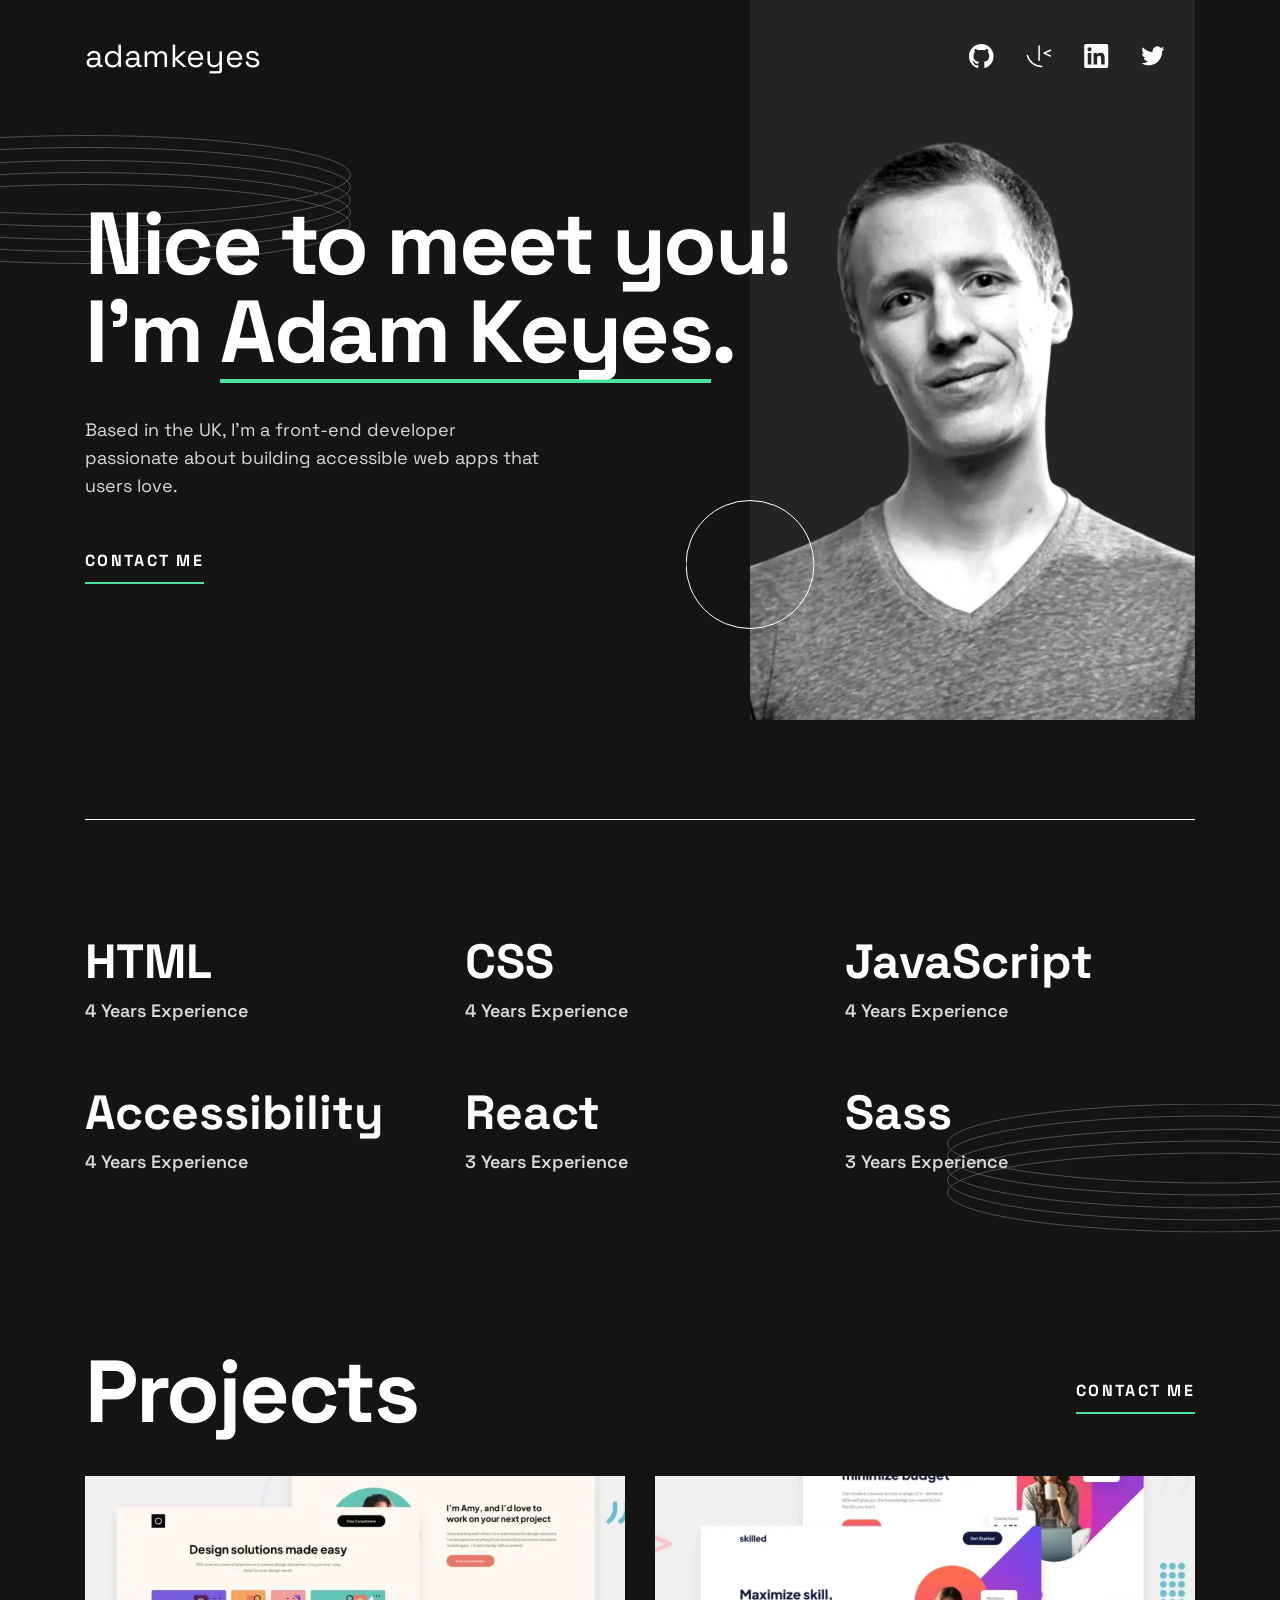
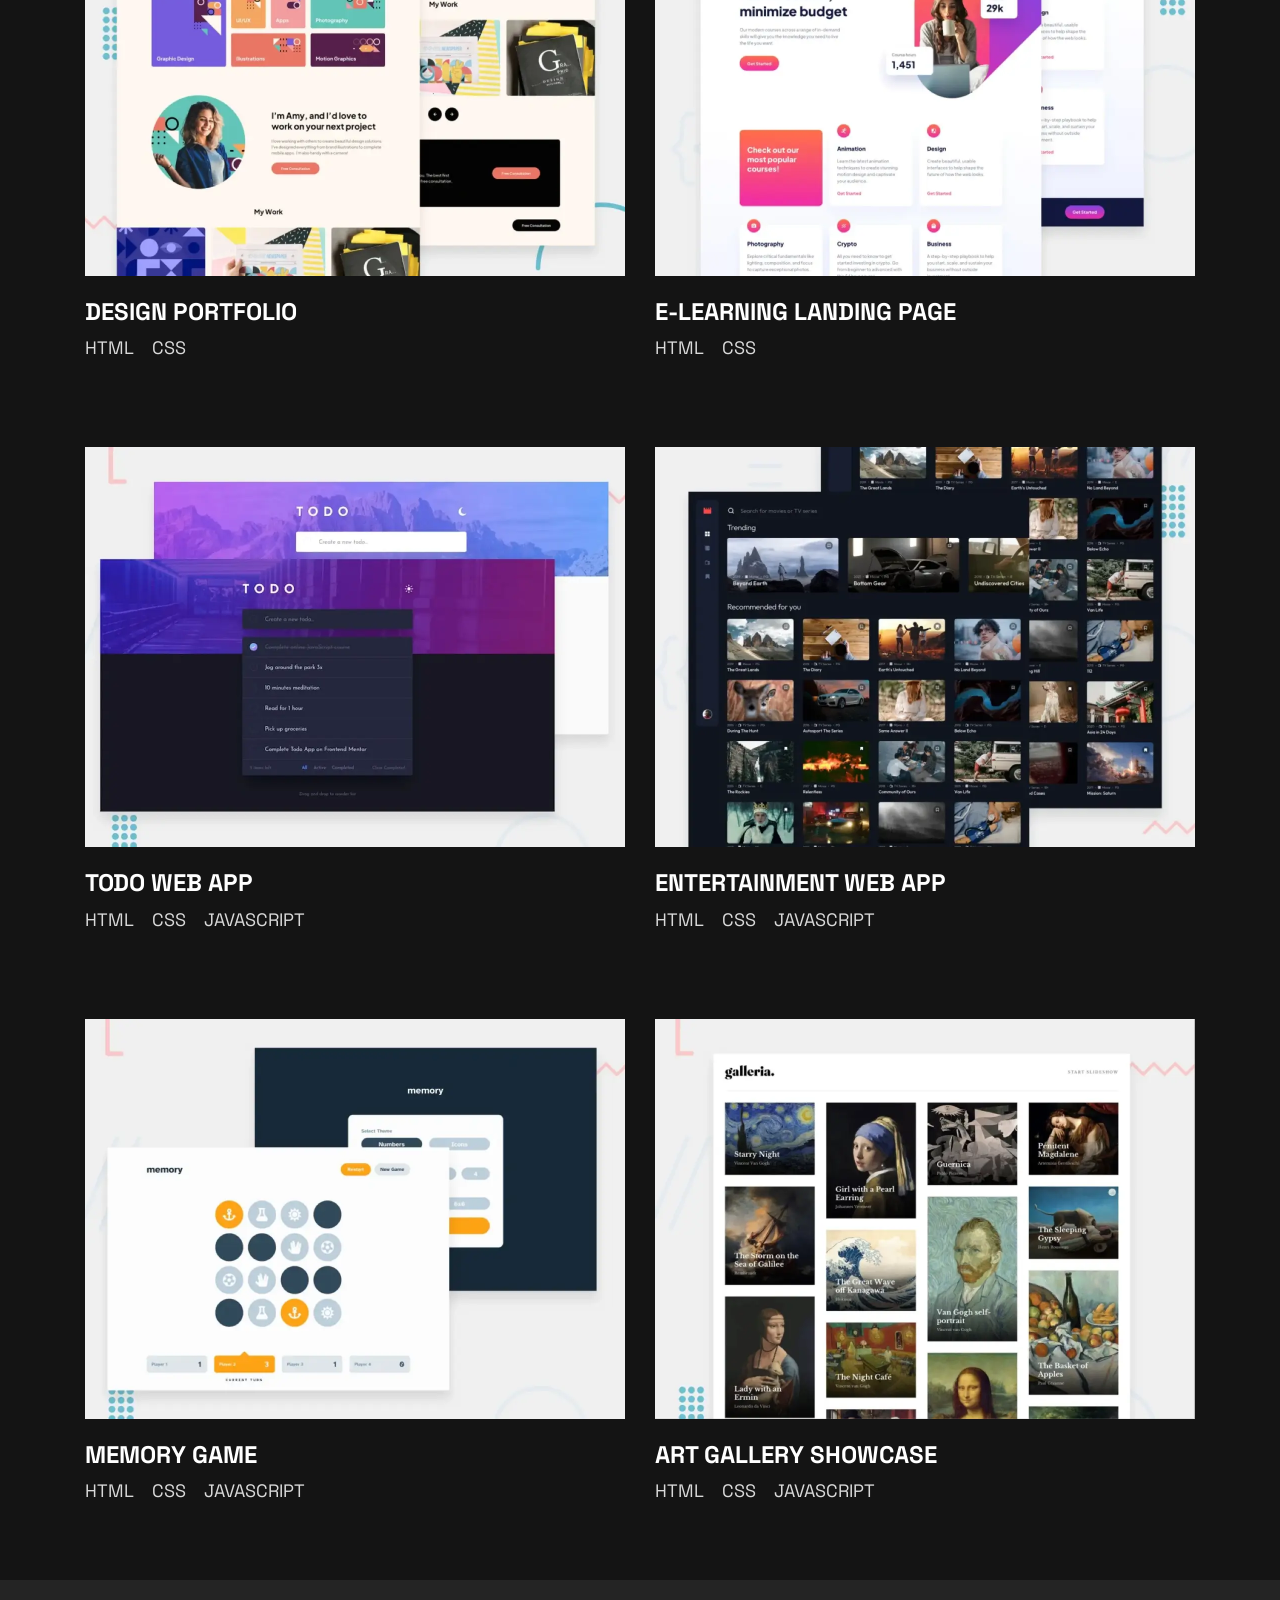
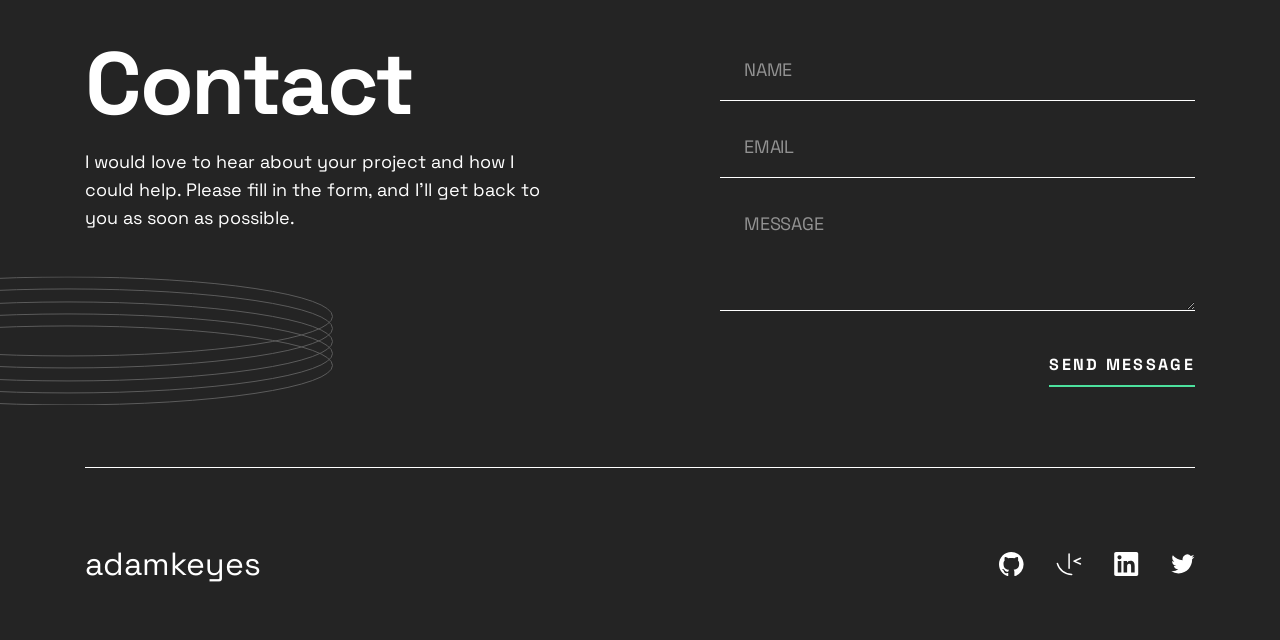
<file: index.html>
<!DOCTYPE html>
<html lang="en">
  <head>
    <meta charset="UTF-8" />
    <meta
      name="viewport"
      content="width=device-width, initial-scale=1.0" />
    <link
      rel="icon"
      type="image/png"
      sizes="32x32"
      href="./assets/images/favicon-32x32.png" />
    <link rel="preconnect" href="https://fonts.googleapis.com" />
    <link
      rel="preconnect"
      href="https://fonts.gstatic.com"
      crossorigin />
    <link
      href="https://fonts.googleapis.com/css2?family=Space+Grotesk:wght@300..700&display=swap"
      rel="stylesheet" />
    <link rel="stylesheet" href="./css/style.css" />
    <script src="./js/main.js" defer></script>
    <title>Adam Keyes Web Devloper</title>
  </head>
  <body>
    <header class="header stacked">
      <div class="wrapper bottom-border">
        <nav id="header__nav" class="header__nav">
          <a href="/" class="title-link">
            adamkeyes
            <span class="visually-hidden">(to home page)</span>
          </a>
          <ul class="socials-list">
            <li>
              <a href="" class="social-link">
                <svg
                  role="img"
                  class="social-icon"
                  xmlns="http://www.w3.org/2000/svg"
                  width="25"
                  height="24"
                  aria-describedby="github-icon_header">
                  <title id="github-icon_header">Github</title>
                  <path
                    fill="#FFF"
                    fill-rule="evenodd"
                    d="M12.304 0C5.506 0 0 5.506 0 12.304c0 5.444 3.522 10.042 8.413 11.672.615.108.845-.261.845-.584 0-.292-.015-1.261-.015-2.291-3.091.569-3.891-.754-4.137-1.446-.138-.354-.738-1.446-1.261-1.738-.43-.23-1.046-.8-.016-.815.97-.015 1.661.892 1.892 1.261 1.107 1.86 2.876 1.338 3.584 1.015.107-.8.43-1.338.784-1.646-2.738-.307-5.598-1.368-5.598-6.074 0-1.338.477-2.446 1.26-3.307-.122-.308-.553-1.569.124-3.26 0 0 1.03-.323 3.383 1.26.985-.276 2.03-.415 3.076-.415 1.046 0 2.092.139 3.076.416 2.353-1.6 3.384-1.261 3.384-1.261.676 1.691.246 2.952.123 3.26.784.861 1.26 1.953 1.26 3.307 0 4.721-2.875 5.767-5.613 6.074.446.385.83 1.123.83 2.277 0 1.645-.015 2.968-.015 3.383 0 .323.231.708.846.584a12.324 12.324 0 0 0 8.382-11.672C24.607 5.506 19.101 0 12.304 0Z" />
                </svg>
              </a>
            </li>
            <li>
              <a href="" class="social-link">
                <svg
                  role="img"
                  class="social-icon"
                  xmlns="http://www.w3.org/2000/svg"
                  width="26"
                  height="23"
                  aria-describedby="fem-icon_header">
                  <title id="fem-icon_header">Frontend Mentor</title>
                  <path
                    fill="#FFF"
                    d="M13.084.23a.751.751 0 0 0-.736.75v14.267a.75.75 0 1 0 1.5 0V.98a.75.75 0 0 0-.763-.75ZM24.44 4.504a.752.752 0 0 0-.284.064l-6.44 2.875a.752.752 0 0 0 0 1.37l6.44 2.884a.75.75 0 0 0 .612-1.369L19.861 8.13l4.907-2.191a.753.753 0 0 0 .38-.99.752.752 0 0 0-.708-.444ZM1.371 9.663a.752.752 0 0 0-.74.938C2.41 17.447 8.603 22.23 15.685 22.23a.75.75 0 1 0 0-1.501A14.053 14.053 0 0 1 2.083 10.225a.75.75 0 0 0-.712-.561v-.001Z" />
                </svg>
              </a>
            </li>
            <li>
              <a href="" class="social-link">
                <svg
                  role="img"
                  class="social-icon"
                  xmlns="http://www.w3.org/2000/svg"
                  width="25"
                  height="24"
                  aria-describedby="linkedin-icon_header">
                  <title id="linkedin-icon_header">LinkedIn</title>
                  <path
                    fill="#FFF"
                    fill-rule="evenodd"
                    d="M5.551 3.304c-1.14 0-2.067.926-2.067 2.064 0 1.14.928 2.066 2.067 2.066a2.066 2.066 0 0 0 0-4.13ZM3.767 8.998v11.453h3.562L7.33 8.998H3.767Zm5.798 0V20.45l3.554.002.002-5.668c0-1.454.253-2.941 2.132-2.941 1.851 0 1.851 1.755 1.851 3.036v5.571l3.559-.001v-6.28c0-2.834-.517-5.457-4.27-5.457-1.763 0-2.916.997-3.368 1.85h-.05V8.997h-3.41ZM22.435 24H1.982c-.976 0-1.77-.777-1.77-1.732V1.731C.212.776 1.006 0 1.982 0h20.453c.98 0 1.777.776 1.777 1.73v20.538c0 .955-.797 1.732-1.777 1.732Z" />
                </svg>
              </a>
            </li>
            <li>
              <a href="" class="social-link">
                <svg
                  role="img"
                  class="social-icon"
                  xmlns="http://www.w3.org/2000/svg"
                  width="24"
                  height="20"
                  aria-describedby="twitter-icon_header">
                  <title id="twitter-icon_header">Twitter</title>
                  <path
                    fill="#FFF"
                    d="M23.492 2.705a9.563 9.563 0 0 1-2.742.751 4.788 4.788 0 0 0 2.1-2.643 9.536 9.536 0 0 1-3.033 1.159 4.778 4.778 0 0 0-8.14 4.357 13.564 13.564 0 0 1-9.844-4.99 4.774 4.774 0 0 0-.646 2.4 4.778 4.778 0 0 0 2.124 3.977 4.765 4.765 0 0 1-2.163-.598v.061a4.778 4.778 0 0 0 3.832 4.684 4.812 4.812 0 0 1-2.158.082 4.78 4.78 0 0 0 4.462 3.316 9.584 9.584 0 0 1-5.932 2.045c-.38 0-.762-.022-1.14-.067a13.508 13.508 0 0 0 7.32 2.146c8.787 0 13.59-7.277 13.59-13.589 0-.205-.004-.412-.013-.617a9.71 9.71 0 0 0 2.381-2.471l.002-.003Z" />
                </svg>
              </a>
            </li>
          </ul>
        </nav>
      </div>
      <div class="hero-wrapper">
        <div class="hero-img-container">
          <picture>
            <source
              srcset="./assets/images/image-profile-desktop.webp"
              media="(min-width: 68.75em)" />
            <source
              srcset="./assets/images/image-profile-tablet.webp"
              media="(min-width: 40em)" />
            <img
              src="./assets/images/image-profile-mobile.webp"
              alt="Headshot picture of Adam Keyes"
              class="hero-img" />
          </picture>
          <div class="circle-container"></div>
        </div>
        <div class="hero-text wrapper">
          <!-- ToDo: change hero-headline to hero-title -->
          <h1 class="hero-headline">
            <span class="headline-break">Nice to</span> meet you! I'm
            <span class="accent-underline">Adam Keyes</span>.
          </h1>
          <p class="hero-description">
            Based in the UK, I'm a front-end developer passionate
            about building accessible web apps that users love.
          </p>
          <a href="" class="accent-link button">Contact me</a>
        </div>
      </div>
      <div class="rings-container rings-container__header"></div>
    </header>

    <main class="main">
      <!-- Skills -->
      <section class="skills">
        <h2 class="visually-hidden">Skills</h2>
        <div class="wrapper skills-grid bottom-border">
          <div class="skill-card">
            <h3 class="skill-title">HTML</h3>
            <p class="skill-meta">4 Years Experience</p>
          </div>
          <div class="skill-card">
            <h3 class="skill-title">CSS</h3>
            <p class="skill-meta">4 Years Experience</p>
          </div>
          <div class="skill-card">
            <h3 class="skill-title">JavaScript</h3>
            <p class="skill-meta">4 Years Experience</p>
          </div>
          <div class="skill-card">
            <h3 class="skill-title">Accessibility</h3>
            <p class="skill-meta">4 Years Experience</p>
          </div>
          <div class="skill-card">
            <h3 class="skill-title">React</h3>
            <p class="skill-meta">3 Years Experience</p>
          </div>
          <div class="skill-card">
            <h3 class="skill-title">Sass</h3>
            <p class="skill-meta">3 Years Experience</p>
          </div>
        </div>
        <div class="rings-container rings-container__skills"></div>
      </section>
      <!-- Projects -->
      <section class="projects">
        <div class="wrapper">
          <header>
            <h2 class="projects-title section-title">Projects</h2>
            <a href="" class="button">Contact me</a>
          </header>
          <div class="projects-grid">
            <div class="project-item">
              <picture class="project-item__picture">
                <source
                  srcset="
                    ./assets/images/thumbnail-project-1-large.webp
                  "
                  media="(min-width: 68.75em)" />
                <img
                  src="./assets/images/thumbnail-project-1-small.webp"
                  alt="A screenshot of a graphic designer's personal portfolio website"
                  class="project-item__img" />
              </picture>
              <h3 class="project-item__title">Design portfolio</h3>
              <div class="project-item__tags">
                <span>HTML</span>
                <span>CSS</span>
              </div>
              <div class="project-item__links">
                <a href="" class="button">View project</a>
                <a href="" class="button">View code</a>
              </div>
            </div>

            <div class="project-item">
              <picture class="project-item__picture">
                <source
                  srcset="
                    ./assets/images/thumbnail-project-2-large.webp
                  "
                  media="(min-width: 68.75em)" />
                <img
                  src="./assets/images/thumbnail-project-2-small.webp"
                  alt="A screenshot of a e-learning landing page."
                  class="project-item__img" />
              </picture>
              <h3 class="project-item__title">
                E-learning landing page
              </h3>
              <div class="project-item__tags">
                <span>HTML</span>
                <span>CSS</span>
              </div>
              <div class="project-item__links">
                <a href="" class="button">View project</a>
                <a href="" class="button">View code</a>
              </div>
            </div>
            <div class="project-item">
              <picture class="project-item__picture">
                <source
                  srcset="
                    ./assets/images/thumbnail-project-3-large.webp
                  "
                  media="(min-width: 68.75em)" />
                <img
                  src="./assets/images/thumbnail-project-3-small.webp"
                  alt="A screenshot of a todo list web app."
                  class="project-item__img" />
              </picture>
              <h3 class="project-item__title">Todo web app</h3>
              <div class="project-item__tags">
                <span>HTML</span>
                <span>CSS</span>
                <span>JavaScript</span>
              </div>
              <div class="project-item__links">
                <a href="" class="button">View project</a>
                <a href="" class="button">View code</a>
              </div>
            </div>
            <div class="project-item">
              <picture class="project-item__picture">
                <source
                  srcset="
                    ./assets/images/thumbnail-project-4-large.webp
                  "
                  media="(min-width: 68.75em)" />
                <img
                  src="./assets/images/thumbnail-project-4-small.webp"
                  alt="A screenshot of a video Entertainment website."
                  class="project-item__img" />
              </picture>
              <h3 class="project-item__title">
                Entertainment web app
              </h3>
              <div class="project-item__tags">
                <span>HTML</span>
                <span>CSS</span>
                <span>JavaScript</span>
              </div>
              <div class="project-item__links">
                <a href="" class="button">View project</a>
                <a href="" class="button">View code</a>
              </div>
            </div>
            <div class="project-item">
              <picture class="project-item__picture">
                <source
                  srcset="
                    ./assets/images/thumbnail-project-5-large.webp
                  "
                  media="(min-width: 68.75em)" />
                <img
                  src="./assets/images/thumbnail-project-5-small.webp"
                  alt="A screenshot of a memory game website"
                  class="project-item__img" />
              </picture>
              <h3 class="project-item__title">Memory Game</h3>
              <div class="project-item__tags">
                <span>HTML</span>
                <span>CSS</span>
                <span>JavaScript</span>
              </div>
              <div class="project-item__links">
                <a href="" class="button">View project</a>
                <a href="" class="button">View code</a>
              </div>
            </div>
            <div class="project-item">
              <picture class="project-item__picture">
                <source
                  srcset="
                    ./assets/images/thumbnail-project-6-large.webp
                  "
                  media="(min-width: 68.75em)" />
                <img
                  src="./assets/images/thumbnail-project-6-small.webp"
                  alt="A screenshot of an art gallery website."
                  class="project-item__img" />
              </picture>
              <h3 class="project-item__title">
                Art gallery showcase
              </h3>
              <div class="project-item__tags">
                <span>HTML</span>
                <span>CSS</span>
                <span>JavaScript</span>
              </div>
              <div class="project-item__links">
                <a href="" class="button">View project</a>
                <a href="" class="button">View code</a>
              </div>
            </div>
          </div>
        </div>
      </section>
      <!-- Contact section -->
      <section class="contact">
        <div class="wrapper contact-wrapper bottom-border">
          <div class="contact-grid">
            <div class="contact-text">
              <h2 class="contact-title section-title">Contact</h2>
              <p>
                I would love to hear about your project and how I
                could help. Please fill in the form, and I'll get back
                to you as soon as possible.
              </p>
            </div>

            <form id="contact-form" class="contact-form">
              <div class="form-control">
                <label for="contact-name" class="visually-hidden"
                  >Name</label
                >
                <input
                  id="contact-name"
                  type="text"
                  name="name"
                  class="form-input"
                  placeholder="Name"
                  autocomplete="name" />
                <div class="form-control__message invalid-name"></div>
                <img
                  src="./assets/images/form-invalid.svg"
                  alt=""
                  class="contact-form__invalid-icon" 
                  id="invalid-name-icon"/>
              </div>
              <div class="form-control">
                <label for="contact-email" class="visually-hidden"
                  >Email</label
                >
                <input
                  id="contact-email"
                  type="email"
                  name="email"
                  class="form-input"
                  placeholder="Email"
                  autocomplete="email" />
                <div
                  class="form-control__message invalid-email"></div>
                <img
                  src="./assets/images/form-invalid.svg"
                  alt=""
                  class="contact-form__invalid-icon"
                  id="invalid-email-icon" />
              </div>
              <div class="form-control textarea-wrapper">
                <label for="contact-message" class="visually-hidden"
                  >Message</label
                >
                <textarea
                  id="contact-message"
                  class="form-textarea"
                  name="message"
                  cols="30"
                  rows="3"
                  placeholder="Message"></textarea>
                <div
                  class="form-control__message invalid-message"></div>
                <img
                  src="./assets/images/form-invalid.svg"
                  alt=""
                  class="contact-form__invalid-icon invalid-message-icon"
                  id="invalid-message-icon" />
              </div>
              <button type="submit" class="button contact-button">
                Send message
              </button>
            </form>
          </div>
        </div>
        <div class="rings-container rings-container__contact"></div>
      </section>
    </main>
    <footer class="footer">
      <div class="wrapper">
        <nav id="footer__nav" class="footer__nav">
          <a href="/" class="title-link">
            adamkeyes
            <span class="visually-hidden">(to home page)</span>
          </a>

          <ul class="socials-list">
            <li>
              <a href="" class="social-link">
                <svg
                  role="img"
                  class="social-icon"
                  xmlns="http://www.w3.org/2000/svg"
                  width="25"
                  height="24"
                  aria-describedby="github-icon_footer">
                  <title id="github-icon_footer">Github</title>
                  <path
                    fill="#FFF"
                    fill-rule="evenodd"
                    d="M12.304 0C5.506 0 0 5.506 0 12.304c0 5.444 3.522 10.042 8.413 11.672.615.108.845-.261.845-.584 0-.292-.015-1.261-.015-2.291-3.091.569-3.891-.754-4.137-1.446-.138-.354-.738-1.446-1.261-1.738-.43-.23-1.046-.8-.016-.815.97-.015 1.661.892 1.892 1.261 1.107 1.86 2.876 1.338 3.584 1.015.107-.8.43-1.338.784-1.646-2.738-.307-5.598-1.368-5.598-6.074 0-1.338.477-2.446 1.26-3.307-.122-.308-.553-1.569.124-3.26 0 0 1.03-.323 3.383 1.26.985-.276 2.03-.415 3.076-.415 1.046 0 2.092.139 3.076.416 2.353-1.6 3.384-1.261 3.384-1.261.676 1.691.246 2.952.123 3.26.784.861 1.26 1.953 1.26 3.307 0 4.721-2.875 5.767-5.613 6.074.446.385.83 1.123.83 2.277 0 1.645-.015 2.968-.015 3.383 0 .323.231.708.846.584a12.324 12.324 0 0 0 8.382-11.672C24.607 5.506 19.101 0 12.304 0Z" />
                </svg>
              </a>
            </li>
            <li>
              <a href="" class="social-link">
                <svg
                  role="img"
                  class="social-icon"
                  xmlns="http://www.w3.org/2000/svg"
                  width="26"
                  height="23"
                  aria-describedby="fem-icon_footer">
                  <title id="fem-icon_footer">Frontend Mentor</title>
                  <path
                    fill="#FFF"
                    d="M13.084.23a.751.751 0 0 0-.736.75v14.267a.75.75 0 1 0 1.5 0V.98a.75.75 0 0 0-.763-.75ZM24.44 4.504a.752.752 0 0 0-.284.064l-6.44 2.875a.752.752 0 0 0 0 1.37l6.44 2.884a.75.75 0 0 0 .612-1.369L19.861 8.13l4.907-2.191a.753.753 0 0 0 .38-.99.752.752 0 0 0-.708-.444ZM1.371 9.663a.752.752 0 0 0-.74.938C2.41 17.447 8.603 22.23 15.685 22.23a.75.75 0 1 0 0-1.501A14.053 14.053 0 0 1 2.083 10.225a.75.75 0 0 0-.712-.561v-.001Z" />
                </svg>
              </a>
            </li>
            <li>
              <a href="" class="social-link">
                <svg
                  role="img"
                  class="social-icon"
                  xmlns="http://www.w3.org/2000/svg"
                  width="25"
                  height="24"
                  aria-describedby="linkedin-icon_footer">
                  <title id="linkedin-icon_footer">LinkedIn</title>
                  <path
                    fill="#FFF"
                    fill-rule="evenodd"
                    d="M5.551 3.304c-1.14 0-2.067.926-2.067 2.064 0 1.14.928 2.066 2.067 2.066a2.066 2.066 0 0 0 0-4.13ZM3.767 8.998v11.453h3.562L7.33 8.998H3.767Zm5.798 0V20.45l3.554.002.002-5.668c0-1.454.253-2.941 2.132-2.941 1.851 0 1.851 1.755 1.851 3.036v5.571l3.559-.001v-6.28c0-2.834-.517-5.457-4.27-5.457-1.763 0-2.916.997-3.368 1.85h-.05V8.997h-3.41ZM22.435 24H1.982c-.976 0-1.77-.777-1.77-1.732V1.731C.212.776 1.006 0 1.982 0h20.453c.98 0 1.777.776 1.777 1.73v20.538c0 .955-.797 1.732-1.777 1.732Z" />
                </svg>
              </a>
            </li>
            <li>
              <a href="" class="social-link">
                <svg
                  role="img"
                  class="social-icon"
                  xmlns="http://www.w3.org/2000/svg"
                  width="24"
                  height="20"
                  aria-describedby="twitter-icon_footer">
                  <title id="twitter-icon_footer">Twitter</title>
                  <path
                    fill="#FFF"
                    d="M23.492 2.705a9.563 9.563 0 0 1-2.742.751 4.788 4.788 0 0 0 2.1-2.643 9.536 9.536 0 0 1-3.033 1.159 4.778 4.778 0 0 0-8.14 4.357 13.564 13.564 0 0 1-9.844-4.99 4.774 4.774 0 0 0-.646 2.4 4.778 4.778 0 0 0 2.124 3.977 4.765 4.765 0 0 1-2.163-.598v.061a4.778 4.778 0 0 0 3.832 4.684 4.812 4.812 0 0 1-2.158.082 4.78 4.78 0 0 0 4.462 3.316 9.584 9.584 0 0 1-5.932 2.045c-.38 0-.762-.022-1.14-.067a13.508 13.508 0 0 0 7.32 2.146c8.787 0 13.59-7.277 13.59-13.589 0-.205-.004-.412-.013-.617a9.71 9.71 0 0 0 2.381-2.471l.002-.003Z" />
                </svg>
              </a>
            </li>
          </ul>
        </nav>
      </div>
    </footer>
  </body>
</html>
</file>
<file: css/style.css>
/*
Author: Matt Pahuta
https://www.mattpahuta.com
Date: March 2024
*/
/* **************** */
/* Custom Variables */
/* **************** */
:root {
  /* Fonts */
  --ff-primary: 'Space Grotesk', sans-serif;
  /* Font Sizes */
  --fs-body: 1rem;
  --fs-heading-med: 1.5rem;
  --fs-heading-xl: 2.5rem;
  --fs-heading-lrg: 2rem;
  /* Colors */
  --clr-black: hsl(0, 0%, 8%);
  --clr-white: hsl(0, 0%, 100%);
  --clr-dark-gray: hsl(0, 0%, 14%);
  --clr-gray: hsl(0, 0%, 85%); 
  --clr-accent: hsl(153, 71%, 59%);
  --clr-warning: hsl(7, 100%, 68%);
  /* Utilities */
  --container: 69.375rem;
  --transition-primary: 220ms ease-in-out;
  --transition-secondary: 400ms ease-in-out;
}

@media (min-width: 40em) {
  :root {
    --fs-body: 1.125rem;
    --fs-heading-xl: 4.5rem;
    --fs-heading-lrg: 3rem;
  }
}

@media (min-width: 68.75em) {
  :root {
    --fs-heading-xl: 5.5rem;
  }
}

/* RESET */
/* Josh Comeau custom css reset */
/* https://www.joshwcomeau.com/css/custom-css-reset/ */
*,
*::before,
*::after {
  box-sizing: border-box;
}

* {
  margin: 0;
}

html,
body {
  height: 100%;
}

body {
  line-height: 1.5;
  -webkit-font-smoothing: antialiased;
}

img,
picture,
video,
canvas,
svg {
  display: block;
  max-width: 100%;
}

input,
button,
textarea,
select {
  font: inherit;
}

p,
h1,
h2,
h3,
h4,
h5,
h6 {
  overflow-wrap: break-word;
}

#root,
#__next {
  isolation: isolate;
}

/* Base Styles */
body {
  font-family: 'Space Grotesk', sans-serif;
  font-size: var(--fs-body);
  line-height: 1.56;
  background-color: var(--clr-black);
  color: var(--clr-white);
}

/* Components and Utility Classes */
.visually-hidden {
  position: absolute;
  left: -10000px;
  top: auto;
  width: 1px;
  height: 1px;
  overflow: hidden;
}

.wrapper {
  margin-inline: auto;
  width: calc(100% - 2rem);
  max-width: var(--container);
}

a,
a.button {
  transition: all var(--transition-primary);
}

.accent-underline {
  background-image: linear-gradient(
    to right,
    var(--clr-accent) 75%,
    var(--clr-accent) 75%
  );
  background-position: 0 1.18em;
  background-repeat: repeat-x;
  background-size: 8px 4px;
}

button.button {
  background: transparent;
  border: none;
}

a.button,
button.button {
  min-width: 10ch;
  min-height: 44px; 
  display: inline-flex;
  align-items: center;
  justify-content: center;
  color: var(--clr-white);
  text-decoration: none;
  text-transform: uppercase;
  font-size: 1rem;
  font-weight: 700;
  line-height: 1.1;
  letter-spacing: 2.3px;
  text-align: center;
  padding: 10px 0;
  border-bottom: 2px solid var(--clr-accent);
}

a.title-link:hover,
a.button:hover,
a.title-link:focus-within,
a.button:focus-within,
button.button:hover,
button.button:focus-visible {
  color: var(--clr-accent);
  cursor: pointer;
}

a.title-link:focus-within,
a.button:focus-within,
button.button:focus-within {
  outline-style: solid;
  outline-color: transparent;
  box-shadow: 0 0 0 2px var(--clr-accent);
  border: none;
}

.stacked {
  display: grid;
}

.stacked > * {
  grid-column: 1 / -1;
  grid-row: 1/ -1;
}

.bottom-border {
  border-bottom: 1px solid var(--clr-white);
}

.section-title {
  font-size: var(--fs-heading-xl);
  line-height: 1;
  letter-spacing: -2.5px;
}

.rings-container {
  width: 530px;
  height: 129px;
  background: url('../assets/images/pattern-rings.svg');
  background-repeat: no-repeat;
  position: absolute;
}

/* tablet and above */
@media (min-width: 40em) {
  .wrapper {
    width: calc(100% - 3.75rem); /* 30px each side */
  }
}

@media (min-width: 68.75em) {
  .wrapper {
    width: 100%;
  }
}

/* Header */
.header {
  position: relative;
  overflow-x: hidden;
  margin-inline: auto;
  max-width: var(--container);
}

.header__nav,
.footer__nav {
  padding-top: 20px;
  position: relative;
  display: flex;
  flex-direction: column;
  justify-content: center;
  align-items: center;
  row-gap: 20px;
}

.title-link {
  font-size: clamp(1.5rem, 1rem + 2vw, 2rem);
  line-height: 1;
  color: var(--clr-white);
  text-decoration: none;
}

.socials-list {
  padding: 0;
  list-style: none;
  display: flex;
  align-items: center;
  justify-content: center;
  gap: 25px;
}

.social-link .social-icon > path {
  transition: fill var(--transition-primary);
}

.social-link:hover .social-icon > path,
.social-link:focus-within .social-icon > path {
  fill: var(--clr-accent);
}

.social-icon:focus-within,
a.social-link:focus,
a.social-link:focus-within {
  outline-color: var(--clr-accent);
  outline-offset: 3px;
}

@media (min-width: 40em) {
  /* 640px */
  .header__nav,
  .footer__nav {
    flex-direction: row;
    justify-content: space-between;
  }
  .header__nav {
    padding-top: 30px;
  }
  .socials-list {
    gap: 32px;
  }
}

@media (min-width: 68.75em) {
  .header {
    overflow-x: visible;
  }
}

/* Hero Section */
.hero-wrapper {
  padding-bottom: 80px;
}

.hero-img-container {
  position: relative;
  z-index: -25;
}

.hero-img {
  margin-inline: auto;
  max-width: 10.875rem;
}

.rings-container__header,
.rings-container__skills {
  z-index: -40;
}

.rings-container__header {
  right: 50%;
  top: 130px;
}

.circle-container {
  width: 129px;
  height: 129px;
  background-image: url('../assets/images/pattern-circle.svg');
  background-repeat: no-repeat;
  background-size: cover;
  position: absolute;
  top: 254px;
  transform: translate(calc(100vw - 64px));
  overflow-x: hidden;
}

.hero-text {
  padding-top: 40px;
  text-align: center;
}

.hero-headline {
  margin-bottom: 20px;
  margin-inline: auto;
  max-width: 14ch;
  font-size: var(--fs-heading-xl);
  line-height: 1;
  letter-spacing: -1.14px;
}

.hero-description {
  margin-bottom: 20px;
  color: var(--clr-gray);
}

.hero-text a.button {
  align-self: end;
}

@media (min-width: 40em) {
  .hero-wrapper {
    padding-bottom: 60px;
    padding-left: 30px;
    display: grid;
  }
  .hero-img-container,
  .hero-text {
    grid-column: 1 / -1;
    grid-row: 1 / -1;
  }
  .hero-img-container {
    justify-self: end;
  }
  .hero-img {
    max-width: 20.125rem;
  }
  .rings-container__header {
    top: 75px;
    right: 70%;
  }
  .circle-container {
    top: 469px;
    transform: translate(200%);
  }
  .hero-text {
    margin: 0;
    padding-top: 142px;
    display: grid;
    justify-items: start;
    text-align: left;
    max-width: 62vw;
  }
  .headline-break {
    display: block;
  }
  .hero-headline {
    margin-bottom: 40px;
    letter-spacing: -2.05px;
  }
  .hero-description {
    margin: 0;
    max-width: 75%;
  }
}

@media (min-width: 68.75em) {
  .header__nav {
    padding: 40px 30px 0 0;
  }
  .hero-wrapper {
    padding-left: 0;
    padding-bottom: 100px;
  }
  .hero-text {
    padding-top: 200px;
    align-content: start;
    gap: 2.5rem;
  }
  .hero-img {
    max-width: 445px;
  }
  .headline-break {
    display: inline;
  }
  .hero-headline {
    margin: 0;
    letter-spacing: -2.5px;
  }
  .hero-description {
    max-width: 38ch;
  }
  .rings-container__header {
    top: 16.5%;
    right: 76%;
  }
  .circle-container {
    top: 500px;
    transform: translate(-50%);
  }
}

.main {
  position: relative;
  overflow: hidden;
}

/* Skills Section*/
.skills {
  position: relative;
}

.rings-container__skills {
  left: 50%;
  bottom: 0;
  translate: 0 50%;
}

.skills-grid {
  padding-block: 40px;
  display: grid;
  gap: 24px;
}

.skill-card {
  text-align: center;
}

.skill-card h3 {
  margin-bottom: 5px;
  font-size: var(--fs-heading-lrg);
  line-height: 1.25;
}

.skill-card p {
  color: var(--clr-gray);
  font-weight: 600;
}

@media (min-width: 40em) {
  .rings-container__skills {
    left: 80%;
    bottom: 40px;
  }
  .skills-grid {
    grid-template-columns: 1fr 1fr;
    row-gap: 50px;
    border: none;
  }
  .skill-card {
    text-align: left;
  }
}

@media (min-width: 68.75em) {
  .skills {
    padding-block: 72px;
  }
  .skills-grid {
    grid-template-columns: repeat(3, 1fr);
    gap: 58px 30px;
  }
  .rings-container__skills {
    left: 74%;
    bottom: 120px;
  }
}

/* Projects */
.projects {
  padding-block: 60px;
}

.projects header {
  padding-bottom: 40px;
  display: flex;
  align-items: center;
  justify-content: space-between;
}

.projects-title {
  font-size: var(--fs-heading-xl);
}

.projects-grid {
  display: grid;
  justify-items: center;
  gap: 40px;
}

.project-item__img {
  object-fit: cover;
}

.project-item__title {
  margin-block-start: 20px;
  margin-block-end: 7px;
  font-size: var(--fs-heading-med);
  line-height: 1.3;
  text-transform: uppercase;
}

.project-item__tags {
  margin-block-end: 15px;
  display: flex;
  gap: 18px;
  color: var(--clr-gray);
  text-transform: uppercase;
}

.project-item__links {
  display: flex;
  gap: 30px;
}

@media (min-width: 40em) {
  .projects-grid {
    grid-template-columns: repeat(2, 1fr);
    /* row gap / col gap */
    gap: 60px 24px;
  }
}

@media (min-width: 68.75em) {
  .projects-grid {
    gap: 70px 30px;
  }

  .project-item {
    display: grid;
    grid-template-columns: 1fr;
    grid-template-rows: repeat(4, auto);
  }

  .project-item picture,
  .project-item__links {
    grid-column: 1 / -1;
    grid-row: 1 / -1;
  }

  .project-item picture {
    position: relative;
  }

  .project-item__picture::after {
    content: '';
    position: absolute;
    width: 100%;
    height: 100%;
    top: 0;
    background-color: var(--clr-black);
    opacity: 0;
    transition: opacity var(--transition-primary);
  }

  .project-item__links {
    place-self: center;
    opacity: 0;
    z-index: 10;
    transition: opacity var(--transition-secondary);
  }

  .project-item__links a.button {
    margin: 0;
  }

  .project-item:hover .project-item__picture::after,
  .project-item:focus-within .project-item__picture::after {
    opacity: 0.7;
  }

  .project-item:hover .project-item__links,
  .project-item:focus-within .project-item__links {
    opacity: 1;
  }
}

/* Contact Section */
.contact {
  padding-block: 60px;
  background-color: var(--clr-dark-gray);
}

.contact-wrapper {
  padding-block-end: 80px;
}

.contact-grid {
  margin-inline: auto;
}

.contact-text {
  margin-bottom: 30px;
  text-align: center;
}

.contact-title {
  margin-bottom: 20px;
}

.contact-text p {
  margin-inline: auto;
  max-width: 38ch;
}

.contact-form {
  margin-inline: auto;
  max-width: 500px;
  display: grid;
  gap: 16px;
}

.form-control {
  position: relative;
  display: flex;
  align-items: center;
}

.form-input, 
.form-textarea {
  width: 100%;
  padding-inline: 24px;
  padding-block: 16px;
  color: var(--clr-white);
  background: transparent;
  border: 0;
  border-bottom: 1px solid var(--clr-white);
}

/* Handle the warning colors/icon with JavaScript? */
input:focus-visible,
textarea:focus-visible {
  outline: 2px solid var(--clr-accent);
  outline-offset: 2px;
  border-bottom: 2px solid var(--clr-accent);
}

input:invalid,
textarea:invalid {
  outline-color: var(--clr-warning);
  border-color: var(--clr-warning);
}

.invalid-input {
  border-bottom: 1px solid var(--clr-warning);
}

.form-input::placeholder,
.form-textarea::placeholder {
  color: var(--clr-white);
  opacity: 0.5;
  text-transform: uppercase;
  letter-spacing: -0.22px;
}

/* Add this icon to html via JavaScript? */
form .contact-form__invalid-icon {
  position: absolute;
  right: 0;
  display: none;
  width: 1.5rem;
  height: 1.5rem;
}

.textarea-wrapper > .contact-form__invalid-icon {
  top: 16px;
}

.invalid-message-icon {
  transform: translate(0, 200%);
}

.form-control__message {
  display: none;
  position: absolute;
  right: 0;
  bottom: -20px;
  font-size: 0.875rem;
  line-height: 1.1;
  letter-spacing: -0.17px;
  color: var(--clr-warning)
}

.contact-button {
  margin-top: 16px;
  justify-self: end;
}

.rings-container__contact {
  right: 50%;
  bottom: 0;
  translate: 0 -115%;
}

/* *** ToDo: max-width values for sections/wrappers to eliminate edge-to-edge between mobile/tablet/desktop transition ?? */

@media (min-width: 40em) {

  .rings-container__contact {
    right: 84%;
    translate: 0 -65%;
  }
}

@media (min-width: 68.75em) {

  .rings-container__contact {
    right: 74%;
    translate: 0 -95%;
  }

  .contact-grid {
    margin: 0;
    /* max-width: 100%; */
    display: grid;
    grid-template-columns: 1fr 475px;
  }
  .contact-text {
    text-align: left;
  }
  .contact-text p {
    margin: 0;
  }
  .contact-form {
    margin: 0;
  }
}

/* Footer */
.footer {
  background: var(--clr-dark-gray);
  padding-block-end: 40px;
}

@media (min-width: 68.75em) {
  .footer {
    padding-block-end: 60px;
  }
}
</file>
